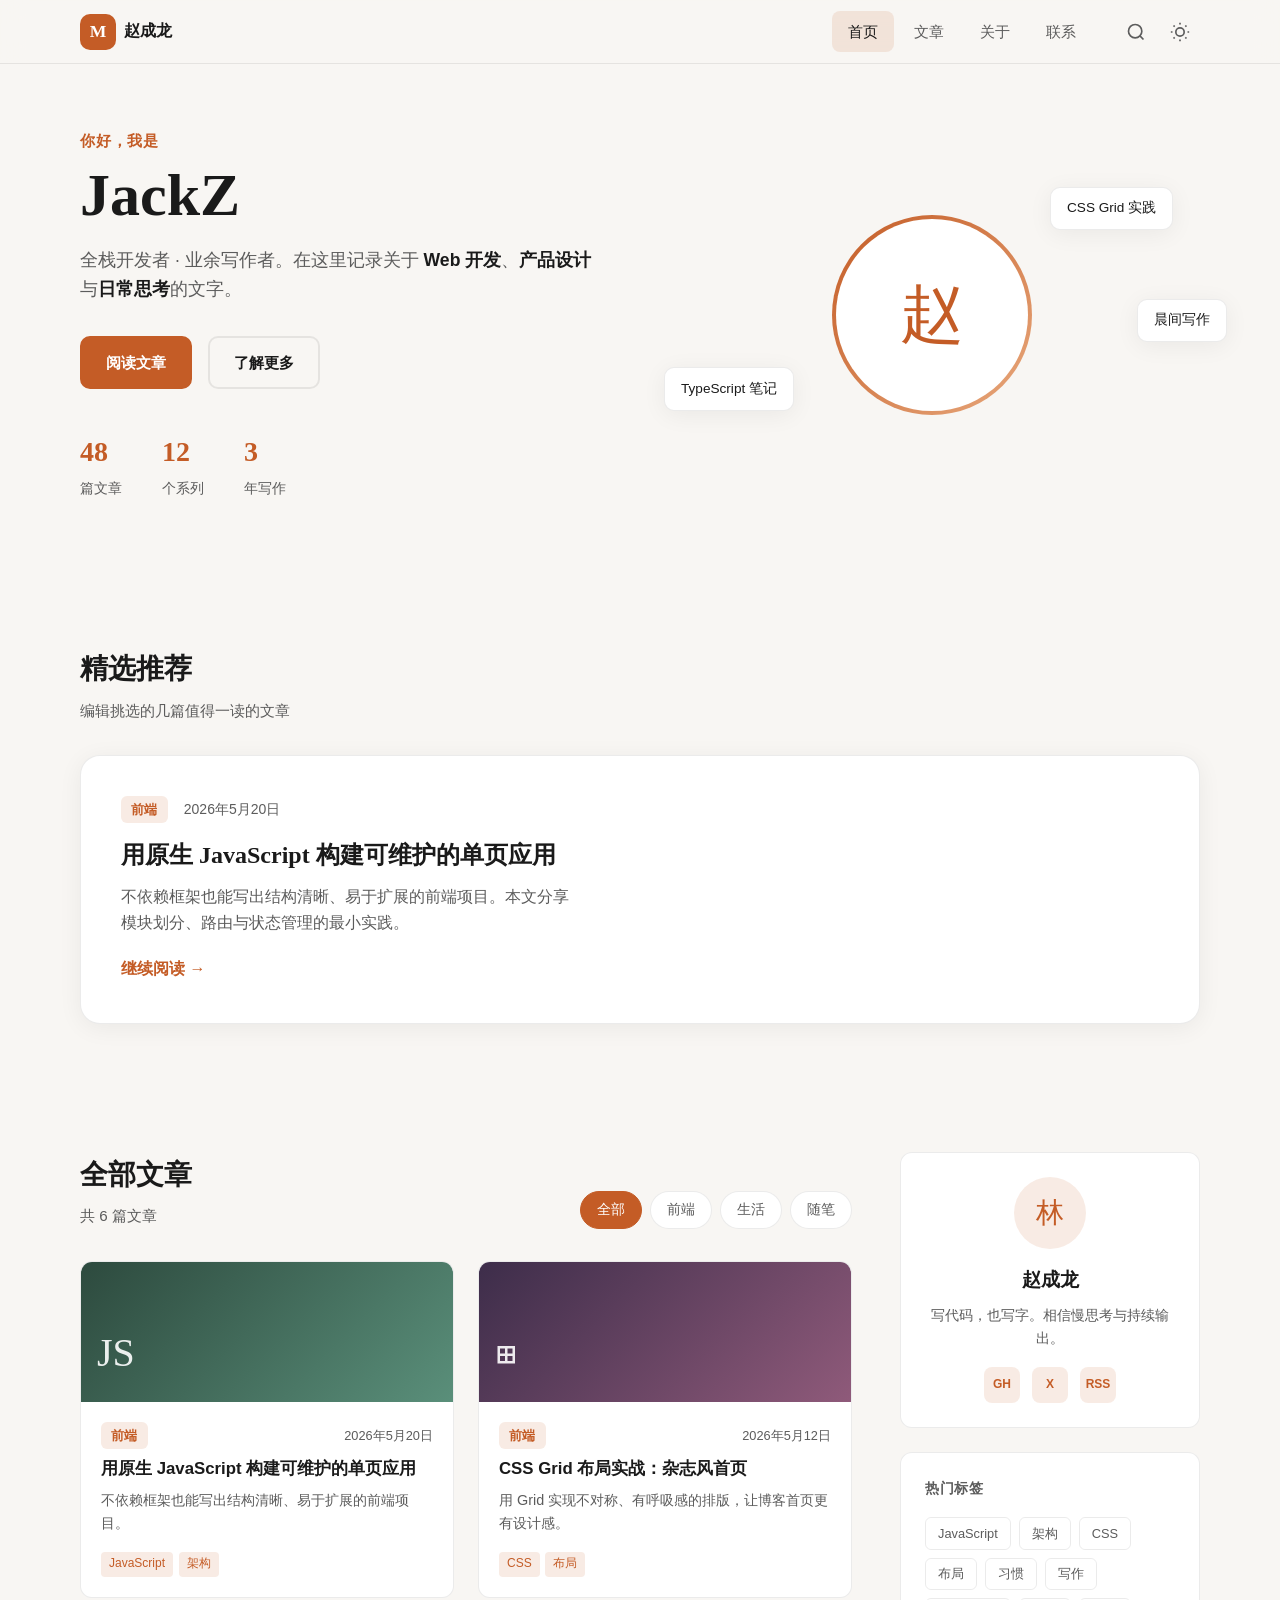
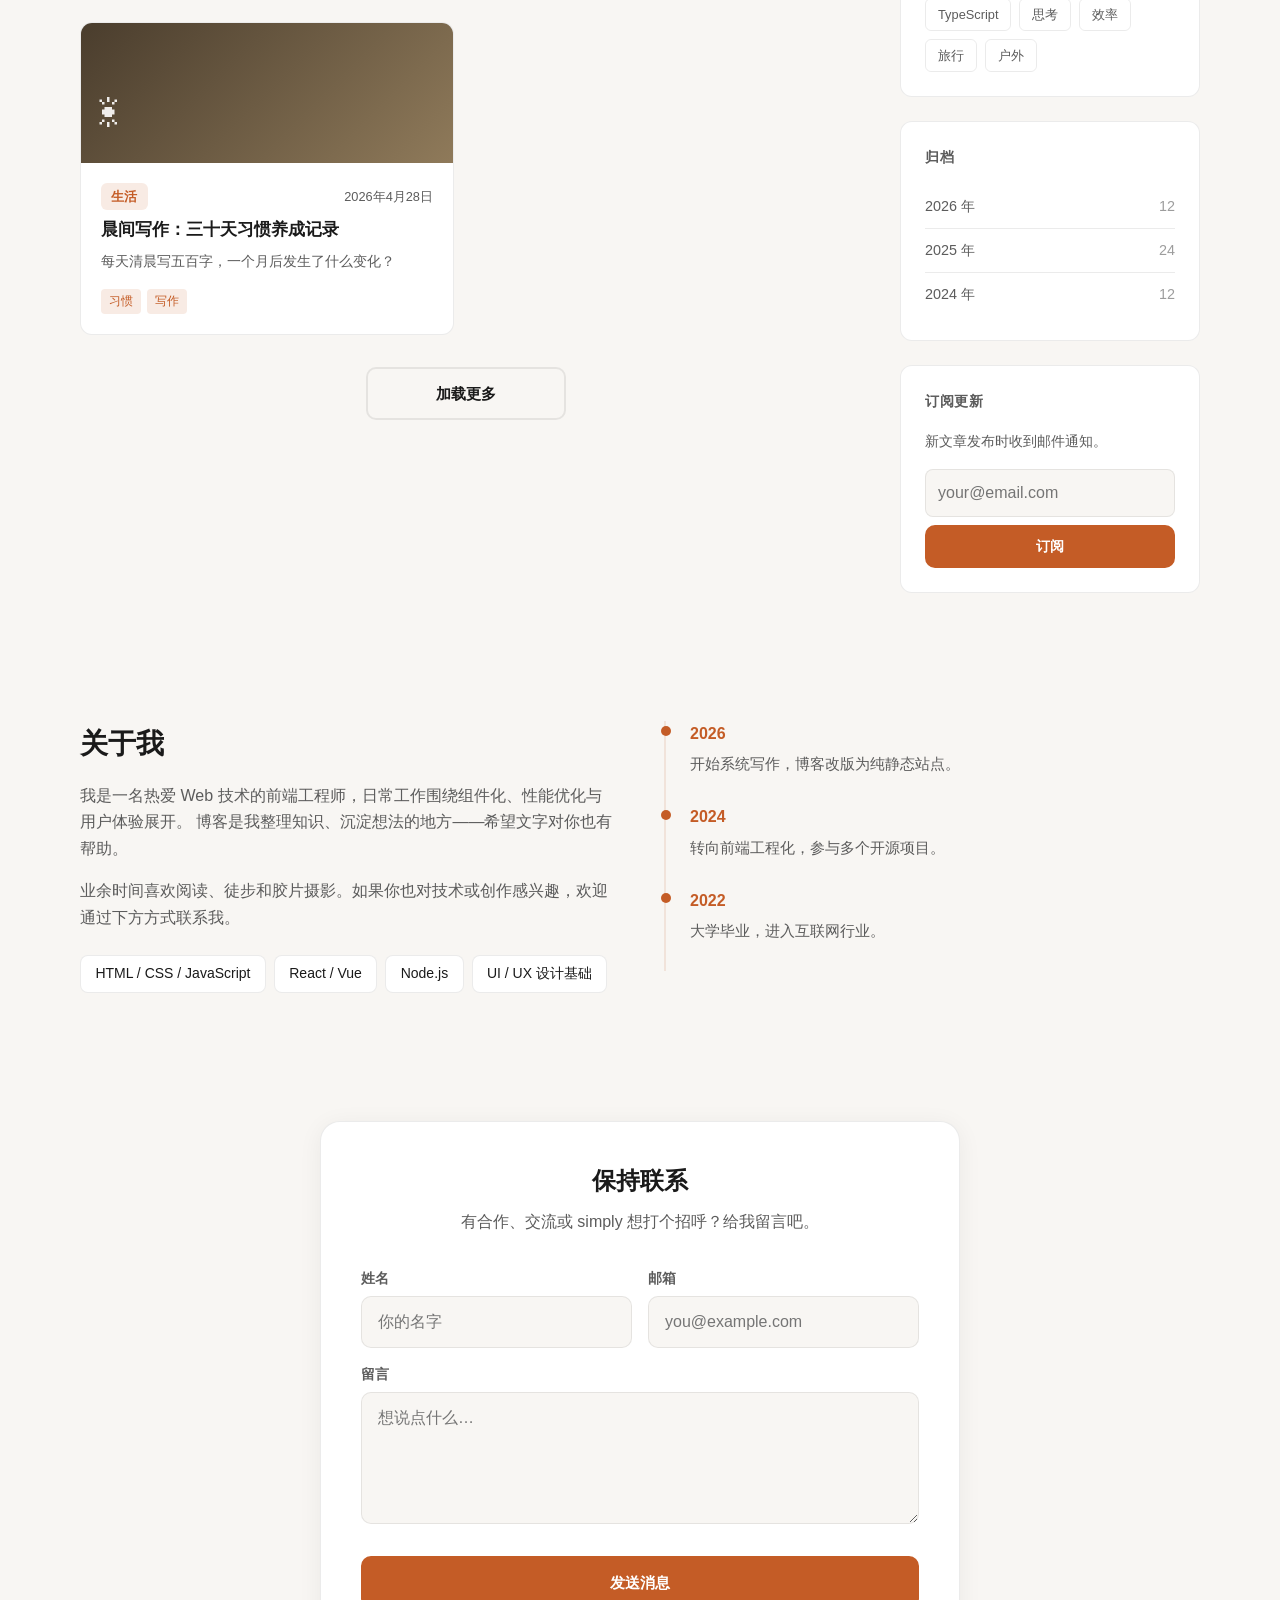
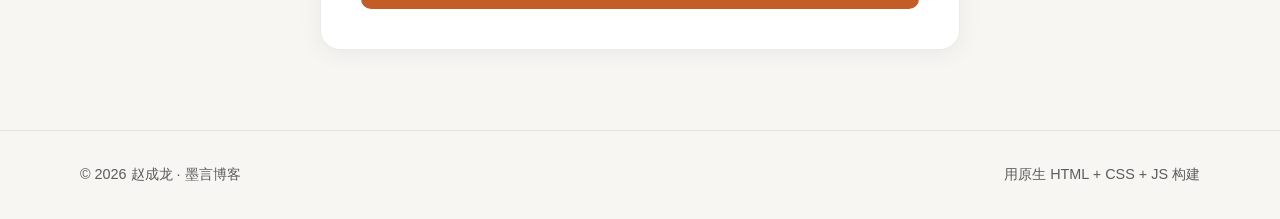
<file: index.html>
<!DOCTYPE html>
<html lang="zh-CN">
<head>
  <meta charset="UTF-8" />
  <meta name="viewport" content="width=device-width, initial-scale=1.0" />
  <meta name="description" content="个人博客 — 记录思考、技术与生活" />
  <title>JackZ · 个人博客</title>
  <link rel="stylesheet" href="css/style.css" />
</head>
<body>
  <header class="site-header" id="top">
    <div class="container header-inner">
      <a href="#top" class="logo" aria-label="返回首页">
        <span class="logo-mark">M</span>
        <span class="logo-text">赵成龙</span>
      </a>
      <button class="nav-toggle" id="navToggle" aria-label="打开菜单" aria-expanded="false">
        <span></span><span></span><span></span>
      </button>
      <nav class="site-nav" id="siteNav">
        <a href="#home" class="nav-link active">首页</a>
        <a href="#posts" class="nav-link">文章</a>
        <a href="#about" class="nav-link">关于</a>
        <a href="#contact" class="nav-link">联系</a>
      </nav>
      <div class="header-actions">
        <button class="icon-btn" id="searchBtn" aria-label="搜索文章">
          <svg width="20" height="20" viewBox="0 0 24 24" fill="none" stroke="currentColor" stroke-width="2"><circle cx="11" cy="11" r="8"/><path d="m21 21-4.3-4.3"/></svg>
        </button>
        <button class="icon-btn" id="themeToggle" aria-label="切换主题">
          <svg class="icon-sun" width="20" height="20" viewBox="0 0 24 24" fill="none" stroke="currentColor" stroke-width="2"><circle cx="12" cy="12" r="5"/><path d="M12 1v2M12 21v2M4.22 4.22l1.42 1.42M18.36 18.36l1.42 1.42M1 12h2M21 12h2M4.22 19.78l1.42-1.42M18.36 5.64l1.42-1.42"/></svg>
          <svg class="icon-moon" width="20" height="20" viewBox="0 0 24 24" fill="none" stroke="currentColor" stroke-width="2"><path d="M21 12.79A9 9 0 1 1 11.21 3 7 7 0 0 0 21 12.79z"/></svg>
        </button>
      </div>
    </div>
  </header>

  <div class="search-overlay" id="searchOverlay" hidden>
    <div class="search-panel">
      <input type="search" id="searchInput" placeholder="搜索标题、标签或摘要…" autocomplete="off" />
      <button class="search-close" id="searchClose" aria-label="关闭搜索">×</button>
    </div>
  </div>

  <main>
    <section class="hero" id="home">
      <div class="container hero-grid">
        <div class="hero-content">
          <p class="hero-greeting">你好，我是</p>
          <h1 class="hero-title">JackZ</h1>
          <p class="hero-desc">
            全栈开发者 · 业余写作者。在这里记录关于
            <strong>Web 开发</strong>、<strong>产品设计</strong>与<strong>日常思考</strong>的文字。
          </p>
          <div class="hero-actions">
            <a href="#posts" class="btn btn-primary">阅读文章</a>
            <a href="#about" class="btn btn-ghost">了解更多</a>
          </div>
          <div class="hero-stats">
            <div><span class="stat-num" data-count="48">0</span><span class="stat-label">篇文章</span></div>
            <div><span class="stat-num" data-count="12">0</span><span class="stat-label">个系列</span></div>
            <div><span class="stat-num" data-count="3">0</span><span class="stat-label">年写作</span></div>
          </div>
        </div>
        <div class="hero-visual" aria-hidden="true">
          <div class="avatar-ring">
            <div class="avatar">赵</div>
          </div>
          <div class="floating-card card-1">CSS Grid 实践</div>
          <div class="floating-card card-2">TypeScript 笔记</div>
          <div class="floating-card card-3">晨间写作</div>
        </div>
      </div>
    </section>

    <section class="section featured" id="featured">
      <div class="container">
        <div class="section-head">
          <h2>精选推荐</h2>
          <p>编辑挑选的几篇值得一读的文章</p>
        </div>
        <article class="featured-card" id="featuredCard">
          <div class="featured-meta">
            <span class="tag">前端</span>
            <time datetime="2026-05-20">2026年5月20日</time>
          </div>
          <h3>用原生 JavaScript 构建可维护的单页应用</h3>
          <p>不依赖框架也能写出结构清晰、易于扩展的前端项目。本文分享模块划分、路由与状态管理的最小实践。</p>
          <a href="#" class="read-link" data-post="1">继续阅读 →</a>
        </article>
      </div>
    </section>

    <section class="section posts-section" id="posts">
      <div class="container posts-layout">
        <div class="posts-main">
          <div class="section-head row">
            <div>
              <h2>全部文章</h2>
              <p id="postCount">共 6 篇文章</p>
            </div>
            <div class="filter-tabs" role="tablist">
              <button class="filter-tab active" data-filter="all" role="tab">全部</button>
              <button class="filter-tab" data-filter="前端" role="tab">前端</button>
              <button class="filter-tab" data-filter="生活" role="tab">生活</button>
              <button class="filter-tab" data-filter="随笔" role="tab">随笔</button>
            </div>
          </div>
          <div class="posts-grid" id="postsGrid"></div>
          <button class="btn btn-ghost load-more" id="loadMore">加载更多</button>
        </div>

        <aside class="sidebar">
          <div class="widget profile-widget">
            <div class="widget-avatar">林</div>
            <h3>赵成龙</h3>
            <p>写代码，也写字。相信慢思考与持续输出。</p>
            <div class="social-links">
              <a href="#" aria-label="GitHub">GH</a>
              <a href="#" aria-label="Twitter">X</a>
              <a href="#" aria-label="RSS">RSS</a>
            </div>
          </div>
          <div class="widget">
            <h4>热门标签</h4>
            <div class="tag-cloud" id="tagCloud"></div>
          </div>
          <div class="widget">
            <h4>归档</h4>
            <ul class="archive-list">
              <li><a href="#">2026 年 <span>12</span></a></li>
              <li><a href="#">2025 年 <span>24</span></a></li>
              <li><a href="#">2024 年 <span>12</span></a></li>
            </ul>
          </div>
          <div class="widget newsletter">
            <h4>订阅更新</h4>
            <p>新文章发布时收到邮件通知。</p>
            <form id="subscribeForm">
              <input type="email" placeholder="your@email.com" required />
              <button type="submit" class="btn btn-primary btn-sm">订阅</button>
            </form>
          </div>
        </aside>
      </div>
    </section>

    <section class="section about-section" id="about">
      <div class="container about-grid">
        <div class="about-text">
          <h2>关于我</h2>
          <p>
            我是一名热爱 Web 技术的前端工程师，日常工作围绕组件化、性能优化与用户体验展开。
            博客是我整理知识、沉淀想法的地方——希望文字对你也有帮助。
          </p>
          <p>
            业余时间喜欢阅读、徒步和胶片摄影。如果你也对技术或创作感兴趣，欢迎通过下方方式联系我。
          </p>
          <ul class="skill-list">
            <li>HTML / CSS / JavaScript</li>
            <li>React / Vue</li>
            <li>Node.js</li>
            <li>UI / UX 设计基础</li>
          </ul>
        </div>
        <div class="about-timeline">
          <div class="timeline-item">
            <span class="year">2026</span>
            <p>开始系统写作，博客改版为纯静态站点。</p>
          </div>
          <div class="timeline-item">
            <span class="year">2024</span>
            <p>转向前端工程化，参与多个开源项目。</p>
          </div>
          <div class="timeline-item">
            <span class="year">2022</span>
            <p>大学毕业，进入互联网行业。</p>
          </div>
        </div>
      </div>
    </section>

    <section class="section contact-section" id="contact">
      <div class="container contact-box">
        <h2>保持联系</h2>
        <p>有合作、交流或 simply 想打个招呼？给我留言吧。</p>
        <form class="contact-form" id="contactForm">
          <div class="form-row">
            <label>
              <span>姓名</span>
              <input type="text" name="name" required placeholder="你的名字" />
            </label>
            <label>
              <span>邮箱</span>
              <input type="email" name="email" required placeholder="you@example.com" />
            </label>
          </div>
          <label>
            <span>留言</span>
            <textarea name="message" rows="4" required placeholder="想说点什么…"></textarea>
          </label>
          <button type="submit" class="btn btn-primary">发送消息</button>
        </form>
      </div>
    </section>
  </main>

  <footer class="site-footer">
    <div class="container footer-inner">
      <p>© <span id="year"></span> 赵成龙 · 墨言博客</p>
      <p class="footer-note">用原生 HTML + CSS + JS 构建</p>
    </div>
  </footer>

  <dialog class="post-modal" id="postModal">
    <article class="modal-content">
      <button class="modal-close" id="modalClose" aria-label="关闭">×</button>
      <header class="modal-header">
        <div class="modal-meta" id="modalMeta"></div>
        <h2 id="modalTitle"></h2>
      </header>
      <div class="modal-body" id="modalBody"></div>
    </article>
  </dialog>

  <div class="toast" id="toast" role="status" aria-live="polite"></div>

  <script src="js/script.js"></script>
</body>
</html>
</file>
<file: css/style.css>
/* ===== Design tokens ===== */
:root {
  --bg: #f8f6f3;
  --bg-elevated: #ffffff;
  --text: #1a1a1a;
  --text-muted: #5c5c5c;
  --accent: #c45c26;
  --accent-hover: #a34a1c;
  --accent-soft: rgba(196, 92, 38, 0.12);
  --border: rgba(0, 0, 0, 0.08);
  --shadow: 0 4px 24px rgba(0, 0, 0, 0.06);
  --shadow-lg: 0 12px 48px rgba(0, 0, 0, 0.1);
  --radius: 12px;
  --radius-lg: 20px;
  --font: -apple-system, BlinkMacSystemFont, "Segoe UI", "PingFang SC",
    "Hiragino Sans GB", "Microsoft YaHei", sans-serif;
  --font-serif: "Georgia", "Songti SC", "SimSun", serif;
  --header-h: 64px;
  --transition: 0.25s ease;
}

[data-theme="dark"] {
  --bg: #121110;
  --bg-elevated: #1e1c1a;
  --text: #f0ebe6;
  --text-muted: #a39e96;
  --accent: #e07a3a;
  --accent-hover: #f09050;
  --accent-soft: rgba(224, 122, 58, 0.15);
  --border: rgba(255, 255, 255, 0.08);
  --shadow: 0 4px 24px rgba(0, 0, 0, 0.3);
  --shadow-lg: 0 12px 48px rgba(0, 0, 0, 0.45);
}

/* ===== Reset & base ===== */
*,
*::before,
*::after {
  box-sizing: border-box;
  margin: 0;
  padding: 0;
}

html {
  scroll-behavior: smooth;
  scroll-padding-top: var(--header-h);
}

body {
  font-family: var(--font);
  background: var(--bg);
  color: var(--text);
  line-height: 1.65;
  min-height: 100vh;
  transition: background var(--transition), color var(--transition);
}

img {
  max-width: 100%;
  display: block;
}

a {
  color: inherit;
  text-decoration: none;
}

button,
input,
textarea {
  font: inherit;
  color: inherit;
}

.container {
  width: min(1120px, 92vw);
  margin-inline: auto;
}

/* ===== Header ===== */
.site-header {
  position: fixed;
  top: 0;
  left: 0;
  right: 0;
  z-index: 100;
  height: var(--header-h);
  background: color-mix(in srgb, var(--bg) 85%, transparent);
  backdrop-filter: blur(12px);
  border-bottom: 1px solid var(--border);
  transition: background var(--transition);
}

.header-inner {
  display: flex;
  align-items: center;
  height: 100%;
  gap: 1.5rem;
}

.logo {
  display: flex;
  align-items: center;
  gap: 0.5rem;
  font-weight: 700;
  margin-right: auto;
}

.logo-mark {
  width: 36px;
  height: 36px;
  display: grid;
  place-items: center;
  background: var(--accent);
  color: #fff;
  border-radius: 10px;
  font-family: var(--font-serif);
  font-size: 1.1rem;
}

.site-nav {
  display: flex;
  gap: 0.25rem;
}

.nav-link {
  padding: 0.5rem 1rem;
  border-radius: 8px;
  color: var(--text-muted);
  font-size: 0.95rem;
  transition: color var(--transition), background var(--transition);
}

.nav-link:hover,
.nav-link.active {
  color: var(--text);
  background: var(--accent-soft);
}

.header-actions {
  display: flex;
  gap: 0.25rem;
}

.icon-btn {
  width: 40px;
  height: 40px;
  border: none;
  background: transparent;
  border-radius: 10px;
  cursor: pointer;
  display: grid;
  place-items: center;
  color: var(--text-muted);
  transition: background var(--transition), color var(--transition);
}

.icon-btn:hover {
  background: var(--accent-soft);
  color: var(--text);
}

[data-theme="light"] .icon-moon,
[data-theme="dark"] .icon-sun {
  display: none;
}

.nav-toggle {
  display: none;
  flex-direction: column;
  gap: 5px;
  background: none;
  border: none;
  cursor: pointer;
  padding: 8px;
}

.nav-toggle span {
  width: 22px;
  height: 2px;
  background: var(--text);
  border-radius: 2px;
  transition: transform var(--transition), opacity var(--transition);
}

.nav-toggle.open span:nth-child(1) {
  transform: translateY(7px) rotate(45deg);
}
.nav-toggle.open span:nth-child(2) {
  opacity: 0;
}
.nav-toggle.open span:nth-child(3) {
  transform: translateY(-7px) rotate(-45deg);
}

/* ===== Search overlay ===== */
.search-overlay {
  position: fixed;
  inset: 0;
  z-index: 200;
  background: rgba(0, 0, 0, 0.5);
  display: flex;
  align-items: flex-start;
  justify-content: center;
  padding-top: calc(var(--header-h) + 2rem);
  animation: fadeIn 0.2s ease;
}

.search-overlay[hidden] {
  display: none;
}

.search-panel {
  width: min(560px, 90vw);
  display: flex;
  background: var(--bg-elevated);
  border-radius: var(--radius);
  box-shadow: var(--shadow-lg);
  overflow: hidden;
  border: 1px solid var(--border);
}

.search-panel input {
  flex: 1;
  border: none;
  padding: 1rem 1.25rem;
  background: transparent;
  outline: none;
  font-size: 1.05rem;
}

.search-close {
  border: none;
  background: none;
  padding: 0 1.25rem;
  font-size: 1.5rem;
  cursor: pointer;
  color: var(--text-muted);
}

/* ===== Hero ===== */
.hero {
  padding: calc(var(--header-h) + 4rem) 0 5rem;
}

.hero-grid {
  display: grid;
  grid-template-columns: 1fr 1fr;
  gap: 3rem;
  align-items: center;
}

.hero-greeting {
  color: var(--accent);
  font-weight: 600;
  font-size: 0.95rem;
  letter-spacing: 0.05em;
  text-transform: uppercase;
  margin-bottom: 0.5rem;
}

.hero-title {
  font-family: var(--font-serif);
  font-size: clamp(2.5rem, 6vw, 3.75rem);
  line-height: 1.15;
  margin-bottom: 1rem;
}

.hero-desc {
  font-size: 1.1rem;
  color: var(--text-muted);
  max-width: 32rem;
  margin-bottom: 2rem;
}

.hero-desc strong {
  color: var(--text);
  font-weight: 600;
}

.hero-actions {
  display: flex;
  flex-wrap: wrap;
  gap: 1rem;
  margin-bottom: 2.5rem;
}

.btn {
  display: inline-flex;
  align-items: center;
  justify-content: center;
  padding: 0.75rem 1.5rem;
  border-radius: 10px;
  font-weight: 600;
  font-size: 0.95rem;
  border: 2px solid transparent;
  cursor: pointer;
  transition: transform 0.15s ease, background var(--transition), border-color var(--transition);
}

.btn:active {
  transform: scale(0.98);
}

.btn-primary {
  background: var(--accent);
  color: #fff;
  border-color: var(--accent);
}

.btn-primary:hover {
  background: var(--accent-hover);
  border-color: var(--accent-hover);
}

.btn-ghost {
  background: transparent;
  border-color: var(--border);
  color: var(--text);
}

.btn-ghost:hover {
  border-color: var(--accent);
  color: var(--accent);
}

.btn-sm {
  padding: 0.5rem 1rem;
  font-size: 0.875rem;
}

.hero-stats {
  display: flex;
  gap: 2.5rem;
}

.stat-num {
  display: block;
  font-size: 1.75rem;
  font-weight: 700;
  font-family: var(--font-serif);
  color: var(--accent);
}

.stat-label {
  font-size: 0.85rem;
  color: var(--text-muted);
}

.hero-visual {
  position: relative;
  min-height: 320px;
  display: flex;
  align-items: center;
  justify-content: center;
}

.avatar-ring {
  width: 200px;
  height: 200px;
  border-radius: 50%;
  background: linear-gradient(135deg, var(--accent), #e8a87c);
  padding: 4px;
  animation: pulse-ring 4s ease-in-out infinite;
}

.avatar {
  width: 100%;
  height: 100%;
  border-radius: 50%;
  background: var(--bg-elevated);
  display: grid;
  place-items: center;
  font-size: 4rem;
  font-family: var(--font-serif);
  color: var(--accent);
}

.floating-card {
  position: absolute;
  background: var(--bg-elevated);
  padding: 0.6rem 1rem;
  border-radius: 10px;
  font-size: 0.85rem;
  font-weight: 500;
  box-shadow: var(--shadow);
  border: 1px solid var(--border);
  animation: float 5s ease-in-out infinite;
}

.card-1 { top: 10%; right: 5%; animation-delay: 0s; }
.card-2 { bottom: 20%; left: 0; animation-delay: -1.5s; }
.card-3 { top: 45%; right: -5%; animation-delay: -3s; }

/* ===== Sections ===== */
.section {
  padding: 4rem 0;
}

.section-head {
  margin-bottom: 2rem;
}

.section-head h2 {
  font-family: var(--font-serif);
  font-size: 1.75rem;
  margin-bottom: 0.35rem;
}

.section-head p {
  color: var(--text-muted);
  font-size: 0.95rem;
}

.section-head.row {
  display: flex;
  flex-wrap: wrap;
  justify-content: space-between;
  align-items: flex-end;
  gap: 1rem;
}

/* ===== Featured ===== */
.featured-card {
  background: var(--bg-elevated);
  border: 1px solid var(--border);
  border-radius: var(--radius-lg);
  padding: 2.5rem;
  box-shadow: var(--shadow);
  transition: transform var(--transition), box-shadow var(--transition);
}

.featured-card:hover {
  transform: translateY(-4px);
  box-shadow: var(--shadow-lg);
}

.featured-meta {
  display: flex;
  align-items: center;
  gap: 1rem;
  margin-bottom: 1rem;
  font-size: 0.875rem;
  color: var(--text-muted);
}

.tag {
  background: var(--accent-soft);
  color: var(--accent);
  padding: 0.2rem 0.65rem;
  border-radius: 6px;
  font-weight: 600;
  font-size: 0.8rem;
}

.featured-card h3 {
  font-family: var(--font-serif);
  font-size: 1.5rem;
  margin-bottom: 0.75rem;
  line-height: 1.35;
}

.featured-card > p {
  color: var(--text-muted);
  margin-bottom: 1.25rem;
  max-width: 52ch;
}

.read-link {
  color: var(--accent);
  font-weight: 600;
  transition: gap var(--transition);
}

.read-link:hover {
  text-decoration: underline;
}

/* ===== Posts grid ===== */
.posts-layout {
  display: grid;
  grid-template-columns: 1fr 300px;
  gap: 3rem;
  align-items: start;
}

.filter-tabs {
  display: flex;
  flex-wrap: wrap;
  gap: 0.5rem;
}

.filter-tab {
  padding: 0.4rem 1rem;
  border: 1px solid var(--border);
  background: var(--bg-elevated);
  border-radius: 999px;
  cursor: pointer;
  font-size: 0.875rem;
  color: var(--text-muted);
  transition: all var(--transition);
}

.filter-tab:hover,
.filter-tab.active {
  background: var(--accent);
  border-color: var(--accent);
  color: #fff;
}

.posts-grid {
  display: grid;
  grid-template-columns: repeat(auto-fill, minmax(280px, 1fr));
  gap: 1.5rem;
  margin-bottom: 2rem;
}

.post-card {
  background: var(--bg-elevated);
  border: 1px solid var(--border);
  border-radius: var(--radius);
  overflow: hidden;
  display: flex;
  flex-direction: column;
  transition: transform var(--transition), box-shadow var(--transition);
  animation: fadeUp 0.4s ease backwards;
}

.post-card:hover {
  transform: translateY(-3px);
  box-shadow: var(--shadow);
}

.post-card.hidden {
  display: none;
}

.post-thumb {
  height: 140px;
  display: flex;
  align-items: flex-end;
  padding: 1rem;
  font-size: 2.5rem;
  font-family: var(--font-serif);
  color: rgba(255, 255, 255, 0.9);
}

.post-thumb.t1 { background: linear-gradient(135deg, #2d4a3e, #5a8f7a); }
.post-thumb.t2 { background: linear-gradient(135deg, #3d2d4a, #8f5a7a); }
.post-thumb.t3 { background: linear-gradient(135deg, #4a3d2d, #8f7a5a); }
.post-thumb.t4 { background: linear-gradient(135deg, #2d3d4a, #5a7a8f); }
.post-thumb.t5 { background: linear-gradient(135deg, #4a2d2d, #8f5a5a); }
.post-thumb.t6 { background: linear-gradient(135deg, #2d4a4a, #5a8f8f); }

.post-body {
  padding: 1.25rem;
  flex: 1;
  display: flex;
  flex-direction: column;
}

.post-meta {
  display: flex;
  justify-content: space-between;
  align-items: center;
  font-size: 0.8rem;
  color: var(--text-muted);
  margin-bottom: 0.5rem;
}

.post-card h3 {
  font-size: 1.05rem;
  line-height: 1.4;
  margin-bottom: 0.5rem;
}

.post-excerpt {
  font-size: 0.9rem;
  color: var(--text-muted);
  flex: 1;
  margin-bottom: 1rem;
  display: -webkit-box;
  -webkit-line-clamp: 2;
  -webkit-box-orient: vertical;
  overflow: hidden;
}

.post-tags {
  display: flex;
  flex-wrap: wrap;
  gap: 0.35rem;
}

.post-tags span {
  font-size: 0.75rem;
  padding: 0.15rem 0.5rem;
  background: var(--accent-soft);
  color: var(--accent);
  border-radius: 4px;
}

.load-more {
  width: 100%;
  max-width: 200px;
  margin-inline: auto;
  display: block;
}

.load-more.hidden {
  display: none;
}

/* ===== Sidebar ===== */
.sidebar {
  position: sticky;
  top: calc(var(--header-h) + 1.5rem);
  display: flex;
  flex-direction: column;
  gap: 1.5rem;
}

.widget {
  background: var(--bg-elevated);
  border: 1px solid var(--border);
  border-radius: var(--radius);
  padding: 1.5rem;
}

.widget h4 {
  font-size: 0.9rem;
  margin-bottom: 1rem;
  text-transform: uppercase;
  letter-spacing: 0.04em;
  color: var(--text-muted);
}

.profile-widget {
  text-align: center;
}

.widget-avatar {
  width: 72px;
  height: 72px;
  margin: 0 auto 1rem;
  border-radius: 50%;
  background: var(--accent-soft);
  color: var(--accent);
  display: grid;
  place-items: center;
  font-size: 1.75rem;
  font-family: var(--font-serif);
}

.profile-widget h3 {
  margin-bottom: 0.5rem;
}

.profile-widget p {
  font-size: 0.9rem;
  color: var(--text-muted);
  margin-bottom: 1rem;
}

.social-links {
  display: flex;
  justify-content: center;
  gap: 0.75rem;
}

.social-links a {
  width: 36px;
  height: 36px;
  border-radius: 8px;
  background: var(--accent-soft);
  color: var(--accent);
  display: grid;
  place-items: center;
  font-size: 0.75rem;
  font-weight: 700;
  transition: background var(--transition), color var(--transition);
}

.social-links a:hover {
  background: var(--accent);
  color: #fff;
}

.tag-cloud {
  display: flex;
  flex-wrap: wrap;
  gap: 0.5rem;
}

.tag-cloud button {
  padding: 0.3rem 0.75rem;
  border: 1px solid var(--border);
  background: transparent;
  border-radius: 6px;
  font-size: 0.8rem;
  cursor: pointer;
  color: var(--text-muted);
  transition: all var(--transition);
}

.tag-cloud button:hover {
  border-color: var(--accent);
  color: var(--accent);
}

.archive-list {
  list-style: none;
}

.archive-list li {
  border-bottom: 1px solid var(--border);
}

.archive-list li:last-child {
  border-bottom: none;
}

.archive-list a {
  display: flex;
  justify-content: space-between;
  padding: 0.6rem 0;
  font-size: 0.9rem;
  color: var(--text-muted);
  transition: color var(--transition);
}

.archive-list a:hover {
  color: var(--accent);
}

.archive-list span {
  opacity: 0.6;
}

.newsletter p {
  font-size: 0.875rem;
  color: var(--text-muted);
  margin-bottom: 1rem;
}

.newsletter form {
  display: flex;
  flex-direction: column;
  gap: 0.5rem;
}

.newsletter input {
  padding: 0.6rem 0.75rem;
  border: 1px solid var(--border);
  border-radius: 8px;
  background: var(--bg);
}

/* ===== About ===== */
.about-grid {
  display: grid;
  grid-template-columns: 1fr 1fr;
  gap: 3rem;
  align-items: start;
}

.about-text h2 {
  font-family: var(--font-serif);
  font-size: 1.75rem;
  margin-bottom: 1rem;
}

.about-text p {
  color: var(--text-muted);
  margin-bottom: 1rem;
}

.skill-list {
  list-style: none;
  display: flex;
  flex-wrap: wrap;
  gap: 0.5rem;
  margin-top: 1.5rem;
}

.skill-list li {
  padding: 0.4rem 0.9rem;
  background: var(--bg-elevated);
  border: 1px solid var(--border);
  border-radius: 8px;
  font-size: 0.875rem;
}

.about-timeline {
  border-left: 2px solid var(--accent-soft);
  padding-left: 1.5rem;
}

.timeline-item {
  position: relative;
  padding-bottom: 1.75rem;
}

.timeline-item::before {
  content: "";
  position: absolute;
  left: calc(-1.5rem - 5px);
  top: 0.35rem;
  width: 10px;
  height: 10px;
  border-radius: 50%;
  background: var(--accent);
}

.timeline-item .year {
  font-weight: 700;
  color: var(--accent);
  display: block;
  margin-bottom: 0.25rem;
}

.timeline-item p {
  color: var(--text-muted);
  font-size: 0.95rem;
}

/* ===== Contact ===== */
.contact-section {
  padding-bottom: 5rem;
}

.contact-box {
  background: var(--bg-elevated);
  border: 1px solid var(--border);
  border-radius: var(--radius-lg);
  padding: 2.5rem;
  text-align: center;
  max-width: 640px;
  margin-inline: auto;
  box-shadow: var(--shadow);
}

.contact-box h2 {
  font-family: var(--font-serif);
  margin-bottom: 0.5rem;
}

.contact-box > p {
  color: var(--text-muted);
  margin-bottom: 2rem;
}

.contact-form {
  text-align: left;
}

.form-row {
  display: grid;
  grid-template-columns: 1fr 1fr;
  gap: 1rem;
}

.contact-form label {
  display: block;
  margin-bottom: 1rem;
}

.contact-form label span {
  display: block;
  font-size: 0.85rem;
  font-weight: 600;
  margin-bottom: 0.35rem;
  color: var(--text-muted);
}

.contact-form input,
.contact-form textarea {
  width: 100%;
  padding: 0.75rem 1rem;
  border: 1px solid var(--border);
  border-radius: 10px;
  background: var(--bg);
  transition: border-color var(--transition);
}

.contact-form input:focus,
.contact-form textarea:focus {
  outline: none;
  border-color: var(--accent);
}

.contact-form .btn {
  width: 100%;
  margin-top: 0.5rem;
}

/* ===== Footer ===== */
.site-footer {
  border-top: 1px solid var(--border);
  padding: 2rem 0;
}

.footer-inner {
  display: flex;
  flex-wrap: wrap;
  justify-content: space-between;
  gap: 0.5rem;
  font-size: 0.9rem;
  color: var(--text-muted);
}

/* ===== Modal ===== */
.post-modal {
  border: none;
  padding: 0;
  max-width: min(720px, 92vw);
  width: 100%;
  background: transparent;
}

.post-modal::backdrop {
  background: rgba(0, 0, 0, 0.55);
  backdrop-filter: blur(4px);
}

.modal-content {
  background: var(--bg-elevated);
  border-radius: var(--radius-lg);
  padding: 2rem;
  max-height: 85vh;
  overflow-y: auto;
  position: relative;
  border: 1px solid var(--border);
  box-shadow: var(--shadow-lg);
}

.modal-close {
  position: absolute;
  top: 1rem;
  right: 1rem;
  width: 36px;
  height: 36px;
  border: none;
  background: var(--accent-soft);
  border-radius: 50%;
  font-size: 1.25rem;
  cursor: pointer;
  color: var(--text);
  line-height: 1;
}

.modal-header {
  margin-bottom: 1.5rem;
  padding-right: 2rem;
}

.modal-meta {
  display: flex;
  gap: 1rem;
  font-size: 0.875rem;
  color: var(--text-muted);
  margin-bottom: 0.75rem;
}

.modal-header h2 {
  font-family: var(--font-serif);
  font-size: 1.5rem;
  line-height: 1.35;
}

.modal-body {
  color: var(--text-muted);
  line-height: 1.8;
}

.modal-body p {
  margin-bottom: 1rem;
}

.modal-body h3 {
  color: var(--text);
  font-size: 1.1rem;
  margin: 1.5rem 0 0.75rem;
}

/* ===== Toast ===== */
.toast {
  position: fixed;
  bottom: 2rem;
  left: 50%;
  transform: translateX(-50%) translateY(100px);
  background: var(--text);
  color: var(--bg);
  padding: 0.75rem 1.5rem;
  border-radius: 999px;
  font-size: 0.9rem;
  z-index: 300;
  opacity: 0;
  transition: transform 0.35s ease, opacity 0.35s ease;
  pointer-events: none;
}

.toast.show {
  transform: translateX(-50%) translateY(0);
  opacity: 1;
}

/* ===== Animations ===== */
@keyframes fadeIn {
  from { opacity: 0; }
  to { opacity: 1; }
}

@keyframes fadeUp {
  from {
    opacity: 0;
    transform: translateY(16px);
  }
  to {
    opacity: 1;
    transform: translateY(0);
  }
}

@keyframes float {
  0%, 100% { transform: translateY(0); }
  50% { transform: translateY(-10px); }
}

@keyframes pulse-ring {
  0%, 100% { box-shadow: 0 0 0 0 rgba(196, 92, 38, 0.25); }
  50% { box-shadow: 0 0 0 12px rgba(196, 92, 38, 0); }
}

/* ===== Responsive ===== */
@media (max-width: 900px) {
  .hero-grid,
  .posts-layout,
  .about-grid {
    grid-template-columns: 1fr;
  }

  .hero-visual {
    order: -1;
    min-height: 240px;
  }

  .sidebar {
    position: static;
  }

  .form-row {
    grid-template-columns: 1fr;
  }
}

@media (max-width: 640px) {
  .nav-toggle {
    display: flex;
  }

  .site-nav {
    position: fixed;
    top: var(--header-h);
    left: 0;
    right: 0;
    background: var(--bg-elevated);
    border-bottom: 1px solid var(--border);
    flex-direction: column;
    padding: 1rem;
    transform: translateY(-120%);
    opacity: 0;
    pointer-events: none;
    transition: transform var(--transition), opacity var(--transition);
  }

  .site-nav.open {
    transform: translateY(0);
    opacity: 1;
    pointer-events: auto;
  }

  .nav-link {
    padding: 0.75rem 1rem;
  }

  .hero-stats {
    gap: 1.5rem;
  }

  .filter-tabs {
    width: 100%;
    overflow-x: auto;
    flex-wrap: nowrap;
    padding-bottom: 0.25rem;
  }
}
</file>
